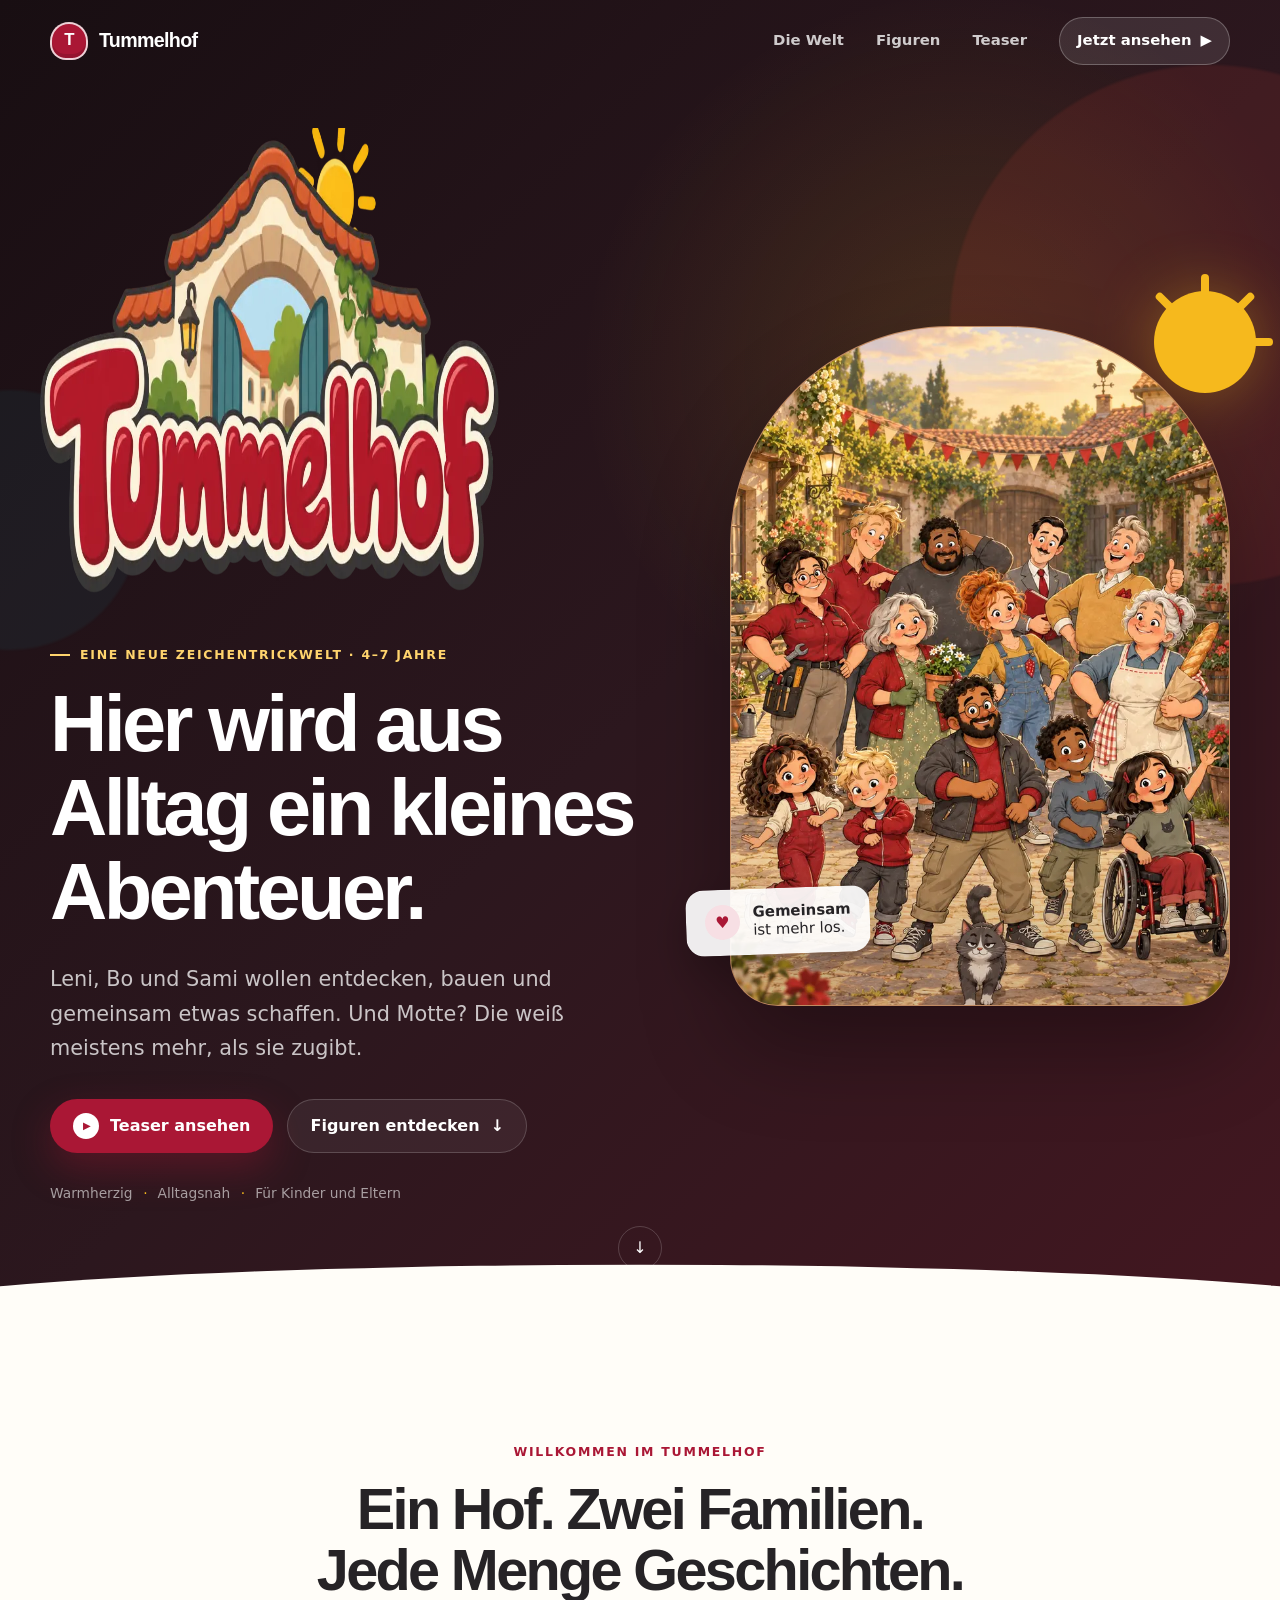
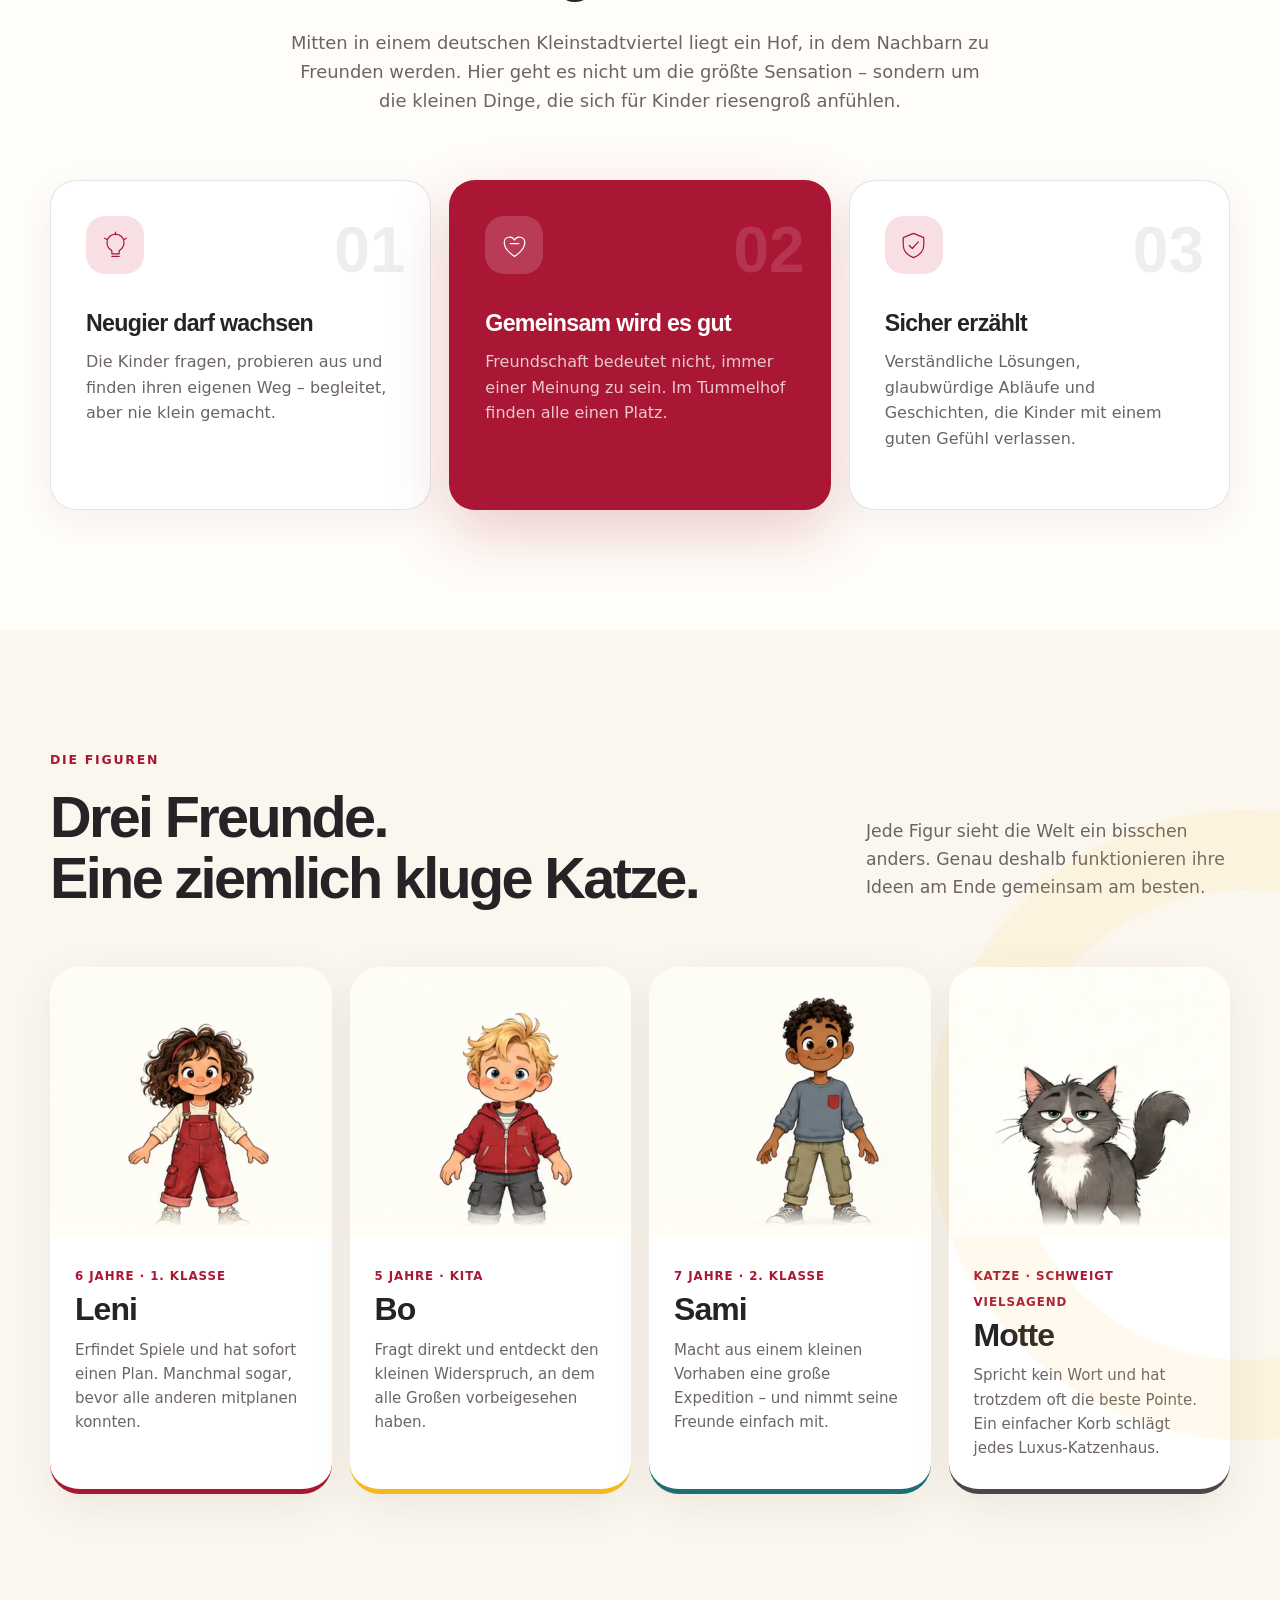
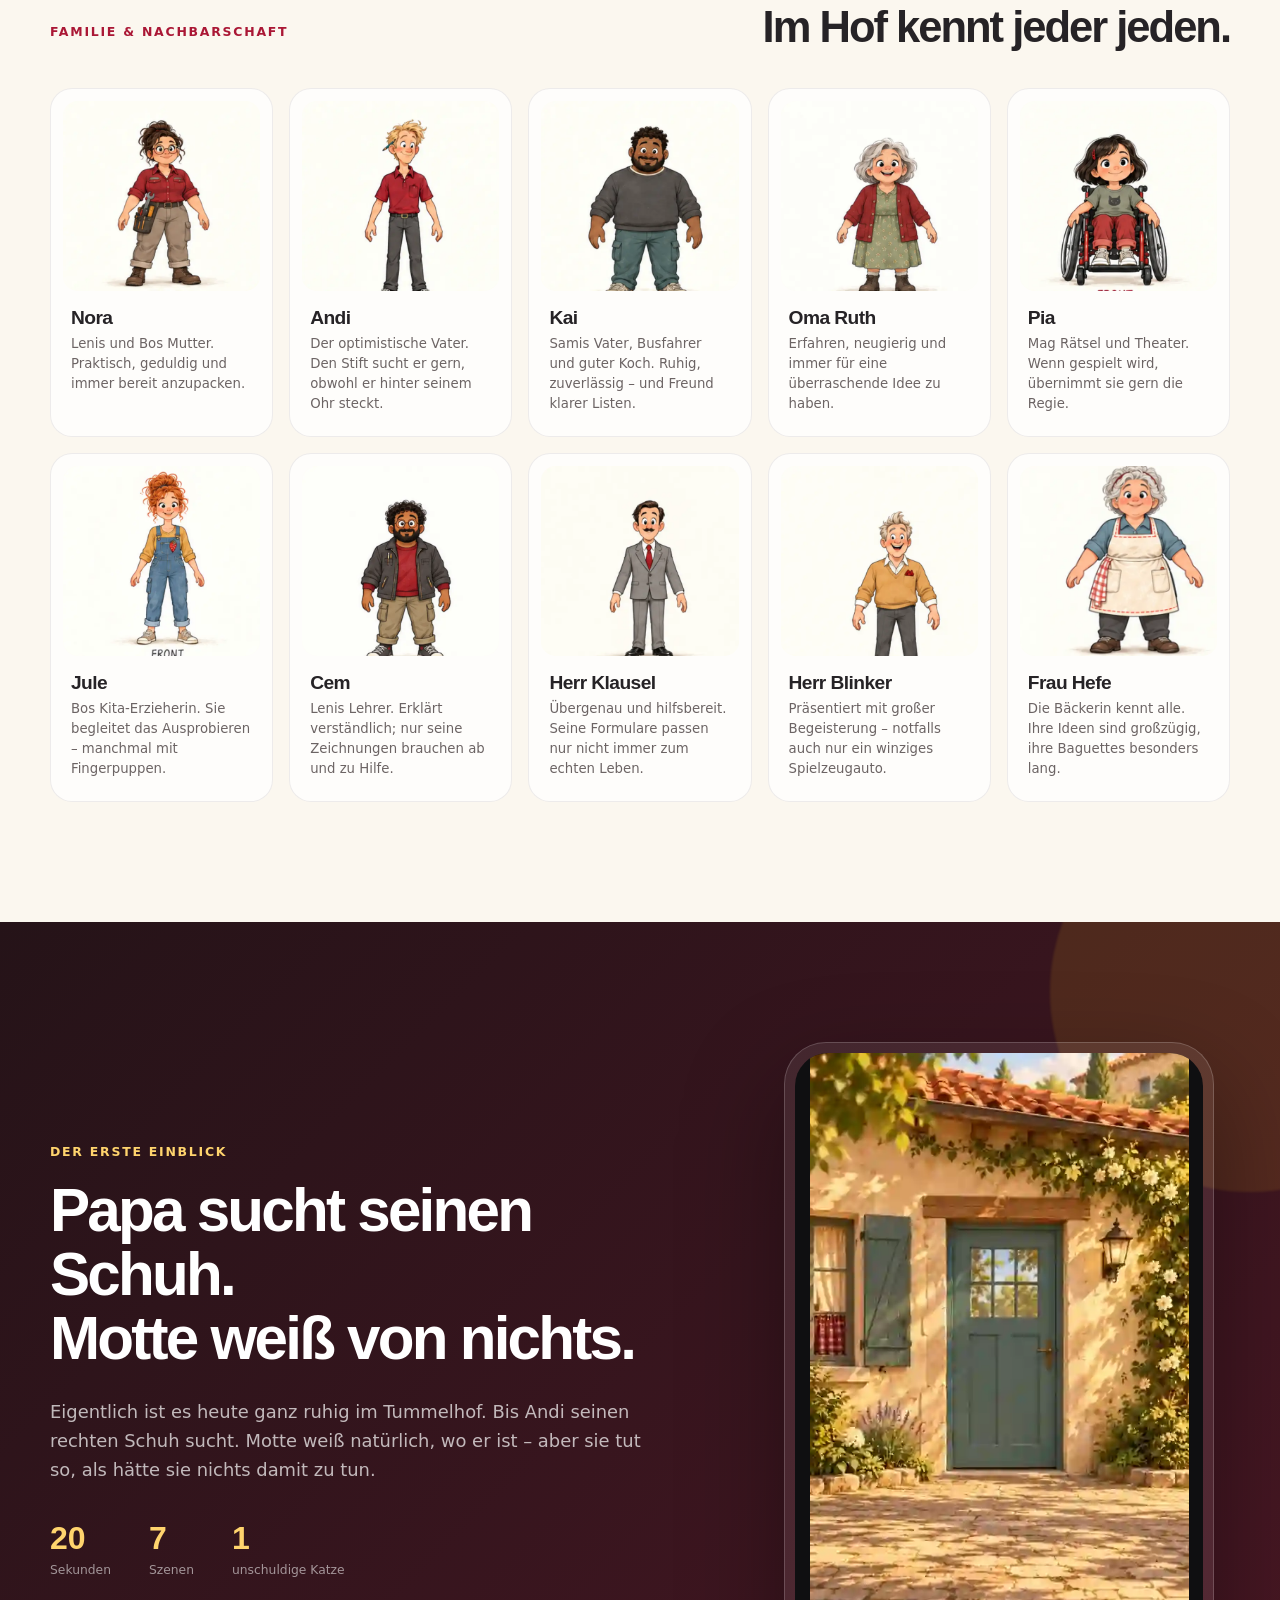
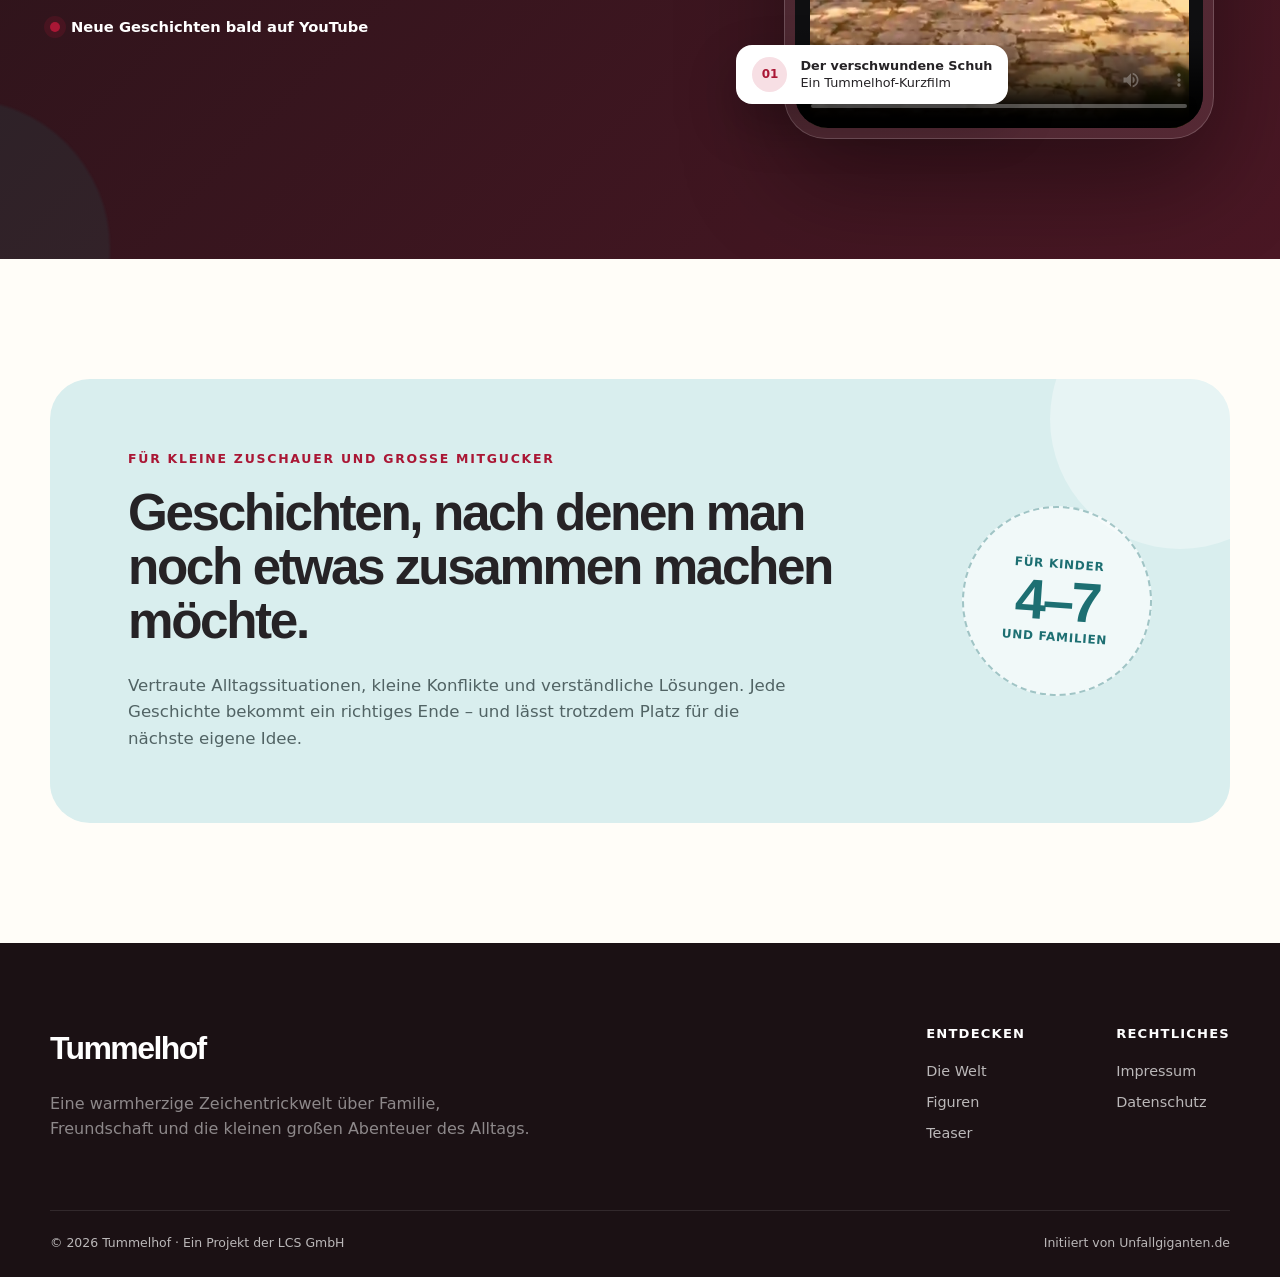
<file: index.html>
<!doctype html>
<html lang="de">
<head>
  <meta charset="utf-8">
  <meta name="viewport" content="width=device-width, initial-scale=1">
  <title>Tummelhof – Zeichentrickwelt für Kinder und Familien</title>
  <meta name="description" content="Willkommen im Tummelhof: Leni, Bo, Sami und Motte erleben kleine Abenteuer aus Familie, Freundschaft und Nachbarschaft. Bald auf YouTube.">
  <meta name="theme-color" content="#8f1730">
  <meta name="robots" content="index,follow,max-image-preview:large">
  <link rel="canonical" href="https://tummelhof.de/">
  <link rel="icon" href="favicon.svg" type="image/svg+xml">
  <link rel="stylesheet" href="styles.css">
  <script defer src="script.js"></script>
  <script type="application/ld+json">
  {
    "@context": "https://schema.org",
    "@type": "WebSite",
    "name": "Tummelhof",
    "url": "https://tummelhof.de/",
    "description": "Eine deutsche Zeichentrickwelt für Kinder von vier bis sieben Jahren und ihre Familien.",
    "inLanguage": "de-DE",
    "publisher": {"@type": "Organization", "name": "LCS GmbH"}
  }
  </script>
</head>
<body>
  <a class="skip-link" href="#inhalt">Zum Inhalt springen</a>

  <header class="site-header" data-header>
    <div class="header-inner">
      <a class="brand" href="#start" aria-label="Tummelhof Startseite">
        <span class="brand-gate" aria-hidden="true"><span>T</span></span>
        <span>Tummelhof</span>
      </a>

      <button class="menu-button" type="button" aria-expanded="false" aria-controls="hauptnavigation" data-menu-button>
        <span class="menu-button-label">Menü</span>
        <span class="menu-lines" aria-hidden="true"><i></i><i></i></span>
      </button>

      <nav class="main-nav" id="hauptnavigation" aria-label="Hauptnavigation" data-menu>
        <a href="#welt">Die Welt</a>
        <a href="#figuren">Figuren</a>
        <a href="#teaser">Teaser</a>
        <a class="nav-cta" href="#teaser">Jetzt ansehen <span aria-hidden="true">▶</span></a>
      </nav>
    </div>
  </header>

  <main id="inhalt">
    <section class="hero" id="start">
      <div class="hero-glow hero-glow-one" aria-hidden="true"></div>
      <div class="hero-glow hero-glow-two" aria-hidden="true"></div>
      <div class="hero-inner">
        <div class="hero-copy" data-reveal>
          <img class="hero-logo" src="assets/logo.webp" width="1000" height="493" alt="Tummelhof">
          <p class="eyebrow"><span></span> Eine neue Zeichentrickwelt · 4–7 Jahre</p>
          <h1>Hier wird aus Alltag ein kleines Abenteuer.</h1>
          <p class="hero-lead">Leni, Bo und Sami wollen entdecken, bauen und gemeinsam etwas schaffen. Und Motte? Die weiß meistens mehr, als sie zugibt.</p>
          <div class="hero-actions">
            <a class="button button-primary" href="#teaser"><span class="play-dot" aria-hidden="true">▶</span> Teaser ansehen</a>
            <a class="button button-quiet" href="#figuren">Figuren entdecken <span aria-hidden="true">↓</span></a>
          </div>
          <ul class="trust-list" aria-label="Das zeichnet Tummelhof aus">
            <li>Warmherzig</li>
            <li>Alltagsnah</li>
            <li>Für Kinder und Eltern</li>
          </ul>
        </div>

        <div class="hero-visual" data-reveal>
          <div class="sun-badge" aria-hidden="true"><span></span></div>
          <div class="ensemble-frame">
            <img src="assets/ensemble.webp" width="760" height="1351" alt="Die Familien und Nachbarn aus dem Tummelhof stehen gemeinsam im sonnigen Hof" fetchpriority="high">
          </div>
          <div class="hero-note">
            <span class="hero-note-mark" aria-hidden="true">♥</span>
            <p><strong>Gemeinsam</strong><br>ist mehr los.</p>
          </div>
        </div>
      </div>
      <a class="scroll-cue" href="#welt" aria-label="Weiter zur Tummelhof-Welt"><span aria-hidden="true">↓</span></a>
    </section>

    <section class="world section" id="welt">
      <div class="section-shell">
        <div class="section-heading centered" data-reveal>
          <p class="section-kicker">Willkommen im Tummelhof</p>
          <h2>Ein Hof. Zwei Familien.<br>Jede Menge Geschichten.</h2>
          <p>Mitten in einem deutschen Kleinstadtviertel liegt ein Hof, in dem Nachbarn zu Freunden werden. Hier geht es nicht um die größte Sensation – sondern um die kleinen Dinge, die sich für Kinder riesengroß anfühlen.</p>
        </div>

        <div class="values-grid">
          <article class="value-card" data-reveal>
            <span class="value-number">01</span>
            <div class="value-icon" aria-hidden="true">
              <svg viewBox="0 0 48 48"><path d="M16 31c-4-3-6-7-6-12a14 14 0 0 1 28 0c0 5-2 9-6 12l-2 2v5H18v-5l-2-2Z"/><path d="M18 42h12M24 2v4M6 12l4 2M42 12l-4 2"/></svg>
            </div>
            <h3>Neugier darf wachsen</h3>
            <p>Die Kinder fragen, probieren aus und finden ihren eigenen Weg – begleitet, aber nie klein gemacht.</p>
          </article>

          <article class="value-card featured" data-reveal>
            <span class="value-number">02</span>
            <div class="value-icon" aria-hidden="true">
              <svg viewBox="0 0 48 48"><path d="M24 42S7 32 7 19a9 9 0 0 1 17-4 9 9 0 0 1 17 4c0 13-17 23-17 23Z"/><path d="M17 21h14"/></svg>
            </div>
            <h3>Gemeinsam wird es gut</h3>
            <p>Freundschaft bedeutet nicht, immer einer Meinung zu sein. Im Tummelhof finden alle einen Platz.</p>
          </article>

          <article class="value-card" data-reveal>
            <span class="value-number">03</span>
            <div class="value-icon" aria-hidden="true">
              <svg viewBox="0 0 48 48"><path d="M24 4 7 11v12c0 10 7 17 17 21 10-4 17-11 17-21V11L24 4Z"/><path d="m17 24 5 5 10-11"/></svg>
            </div>
            <h3>Sicher erzählt</h3>
            <p>Verständliche Lösungen, glaubwürdige Abläufe und Geschichten, die Kinder mit einem guten Gefühl verlassen.</p>
          </article>
        </div>
      </div>
    </section>

    <section class="characters section" id="figuren">
      <div class="section-shell">
        <div class="section-heading split-heading" data-reveal>
          <div>
            <p class="section-kicker">Die Figuren</p>
            <h2>Drei Freunde.<br>Eine ziemlich kluge Katze.</h2>
          </div>
          <p>Jede Figur sieht die Welt ein bisschen anders. Genau deshalb funktionieren ihre Ideen am Ende gemeinsam am besten.</p>
        </div>

        <div class="core-grid">
          <article class="character-card core-card red" data-reveal>
            <div class="character-art"><img src="assets/figuren/leni.webp" width="576" height="540" alt="Leni mit dunklen Locken und roter Latzhose" loading="lazy"></div>
            <div class="character-copy"><span>6 Jahre · 1. Klasse</span><h3>Leni</h3><p>Erfindet Spiele und hat sofort einen Plan. Manchmal sogar, bevor alle anderen mitplanen konnten.</p></div>
          </article>
          <article class="character-card core-card gold" data-reveal>
            <div class="character-art"><img src="assets/figuren/bo.webp" width="576" height="540" alt="Bo mit blondem Wirbel und roter Jacke" loading="lazy"></div>
            <div class="character-copy"><span>5 Jahre · Kita</span><h3>Bo</h3><p>Fragt direkt und entdeckt den kleinen Widerspruch, an dem alle Großen vorbeigesehen haben.</p></div>
          </article>
          <article class="character-card core-card teal" data-reveal>
            <div class="character-art"><img src="assets/figuren/sami.webp" width="576" height="540" alt="Sami mit kurzen Locken und graublauem Pullover" loading="lazy"></div>
            <div class="character-copy"><span>7 Jahre · 2. Klasse</span><h3>Sami</h3><p>Macht aus einem kleinen Vorhaben eine große Expedition – und nimmt seine Freunde einfach mit.</p></div>
          </article>
          <article class="character-card core-card charcoal" data-reveal>
            <div class="character-art"><img src="assets/figuren/motte.webp" width="576" height="540" alt="Die grau-weiße Katze Motte" loading="lazy"></div>
            <div class="character-copy"><span>Katze · schweigt vielsagend</span><h3>Motte</h3><p>Spricht kein Wort und hat trotzdem oft die beste Pointe. Ein einfacher Korb schlägt jedes Luxus-Katzenhaus.</p></div>
          </article>
        </div>

        <div class="neighbors-heading" data-reveal>
          <p class="section-kicker">Familie & Nachbarschaft</p>
          <h2>Im Hof kennt jeder jeden.</h2>
        </div>

        <div class="neighbors-grid">
          <article class="neighbor-card" data-reveal><div class="neighbor-art"><img src="assets/figuren/nora.webp" alt="Nora" loading="lazy"></div><h3>Nora</h3><p>Lenis und Bos Mutter. Praktisch, geduldig und immer bereit anzupacken.</p></article>
          <article class="neighbor-card" data-reveal><div class="neighbor-art"><img src="assets/figuren/andi.webp" alt="Andi" loading="lazy"></div><h3>Andi</h3><p>Der optimistische Vater. Den Stift sucht er gern, obwohl er hinter seinem Ohr steckt.</p></article>
          <article class="neighbor-card" data-reveal><div class="neighbor-art"><img src="assets/figuren/kai.webp" alt="Kai" loading="lazy"></div><h3>Kai</h3><p>Samis Vater, Busfahrer und guter Koch. Ruhig, zuverlässig – und Freund klarer Listen.</p></article>
          <article class="neighbor-card" data-reveal><div class="neighbor-art"><img src="assets/figuren/ruth.webp" alt="Oma Ruth" loading="lazy"></div><h3>Oma Ruth</h3><p>Erfahren, neugierig und immer für eine überraschende Idee zu haben.</p></article>
          <article class="neighbor-card" data-reveal><div class="neighbor-art"><img src="assets/figuren/pia.webp" alt="Pia in ihrem roten Rollstuhl" loading="lazy"></div><h3>Pia</h3><p>Mag Rätsel und Theater. Wenn gespielt wird, übernimmt sie gern die Regie.</p></article>
          <article class="neighbor-card" data-reveal><div class="neighbor-art"><img src="assets/figuren/jule.webp" alt="Jule" loading="lazy"></div><h3>Jule</h3><p>Bos Kita-Erzieherin. Sie begleitet das Ausprobieren – manchmal mit Fingerpuppen.</p></article>
          <article class="neighbor-card" data-reveal><div class="neighbor-art"><img src="assets/figuren/cem.webp" alt="Cem" loading="lazy"></div><h3>Cem</h3><p>Lenis Lehrer. Erklärt verständlich; nur seine Zeichnungen brauchen ab und zu Hilfe.</p></article>
          <article class="neighbor-card" data-reveal><div class="neighbor-art"><img src="assets/figuren/klausel.webp" alt="Herr Klausel" loading="lazy"></div><h3>Herr Klausel</h3><p>Übergenau und hilfsbereit. Seine Formulare passen nur nicht immer zum echten Leben.</p></article>
          <article class="neighbor-card" data-reveal><div class="neighbor-art"><img src="assets/figuren/blinker.webp" alt="Herr Blinker" loading="lazy"></div><h3>Herr Blinker</h3><p>Präsentiert mit großer Begeisterung – notfalls auch nur ein winziges Spielzeugauto.</p></article>
          <article class="neighbor-card" data-reveal><div class="neighbor-art"><img src="assets/figuren/hefe.webp" alt="Frau Hefe" loading="lazy"></div><h3>Frau Hefe</h3><p>Die Bäckerin kennt alle. Ihre Ideen sind großzügig, ihre Baguettes besonders lang.</p></article>
        </div>
      </div>
    </section>

    <section class="teaser section" id="teaser">
      <div class="teaser-orb teaser-orb-one" aria-hidden="true"></div>
      <div class="teaser-orb teaser-orb-two" aria-hidden="true"></div>
      <div class="section-shell teaser-inner">
        <div class="teaser-copy" data-reveal>
          <p class="section-kicker light">Der erste Einblick</p>
          <h2>Papa sucht seinen Schuh.<br>Motte weiß von nichts.</h2>
          <p>Eigentlich ist es heute ganz ruhig im Tummelhof. Bis Andi seinen rechten Schuh sucht. Motte weiß natürlich, wo er ist – aber sie tut so, als hätte sie nichts damit zu tun.</p>
          <div class="teaser-facts">
            <div><strong>20</strong><span>Sekunden</span></div>
            <div><strong>7</strong><span>Szenen</span></div>
            <div><strong>1</strong><span>unschuldige Katze</span></div>
          </div>
          <p class="coming-soon"><span aria-hidden="true"></span> Neue Geschichten bald auf YouTube</p>
        </div>

        <div class="video-stage" data-reveal>
          <div class="video-phone">
            <video controls playsinline preload="metadata" poster="assets/media/teaser-poster.webp" aria-label="Tummelhof Teaser: Der verschwundene Schuh">
              <source src="assets/media/tummelhof-teaser-20s.mp4" type="video/mp4">
              Dein Browser kann dieses Video nicht abspielen.
            </video>
          </div>
          <div class="video-caption"><span>01</span><p><strong>Der verschwundene Schuh</strong><br>Ein Tummelhof-Kurzfilm</p></div>
        </div>
      </div>
    </section>

    <section class="family section">
      <div class="section-shell family-card" data-reveal>
        <div class="family-copy">
          <p class="section-kicker">Für kleine Zuschauer und große Mitgucker</p>
          <h2>Geschichten, nach denen man noch etwas zusammen machen möchte.</h2>
          <p>Vertraute Alltagssituationen, kleine Konflikte und verständliche Lösungen. Jede Geschichte bekommt ein richtiges Ende – und lässt trotzdem Platz für die nächste eigene Idee.</p>
        </div>
        <div class="family-seal" aria-label="Für Kinder von vier bis sieben Jahren">
          <span>Für Kinder</span><strong>4–7</strong><span>und Familien</span>
        </div>
      </div>
    </section>
  </main>

  <footer class="site-footer">
    <div class="footer-main">
      <div class="footer-brand">
        <span class="footer-logo">Tummelhof</span>
        <p>Eine warmherzige Zeichentrickwelt über Familie, Freundschaft und die kleinen großen Abenteuer des Alltags.</p>
      </div>
      <nav class="footer-nav" aria-label="Fußnavigation">
        <div><strong>Entdecken</strong><a href="#welt">Die Welt</a><a href="#figuren">Figuren</a><a href="#teaser">Teaser</a></div>
        <div><strong>Rechtliches</strong><a href="impressum.html">Impressum</a><a href="datenschutz.html">Datenschutz</a></div>
      </nav>
    </div>
    <div class="footer-bottom">
      <p>© 2026 Tummelhof · Ein Projekt der LCS GmbH</p>
      <a href="https://www.unfallgiganten.de/" rel="noopener">Initiiert von Unfallgiganten.de</a>
    </div>
  </footer>
</body>
</html>
</file>
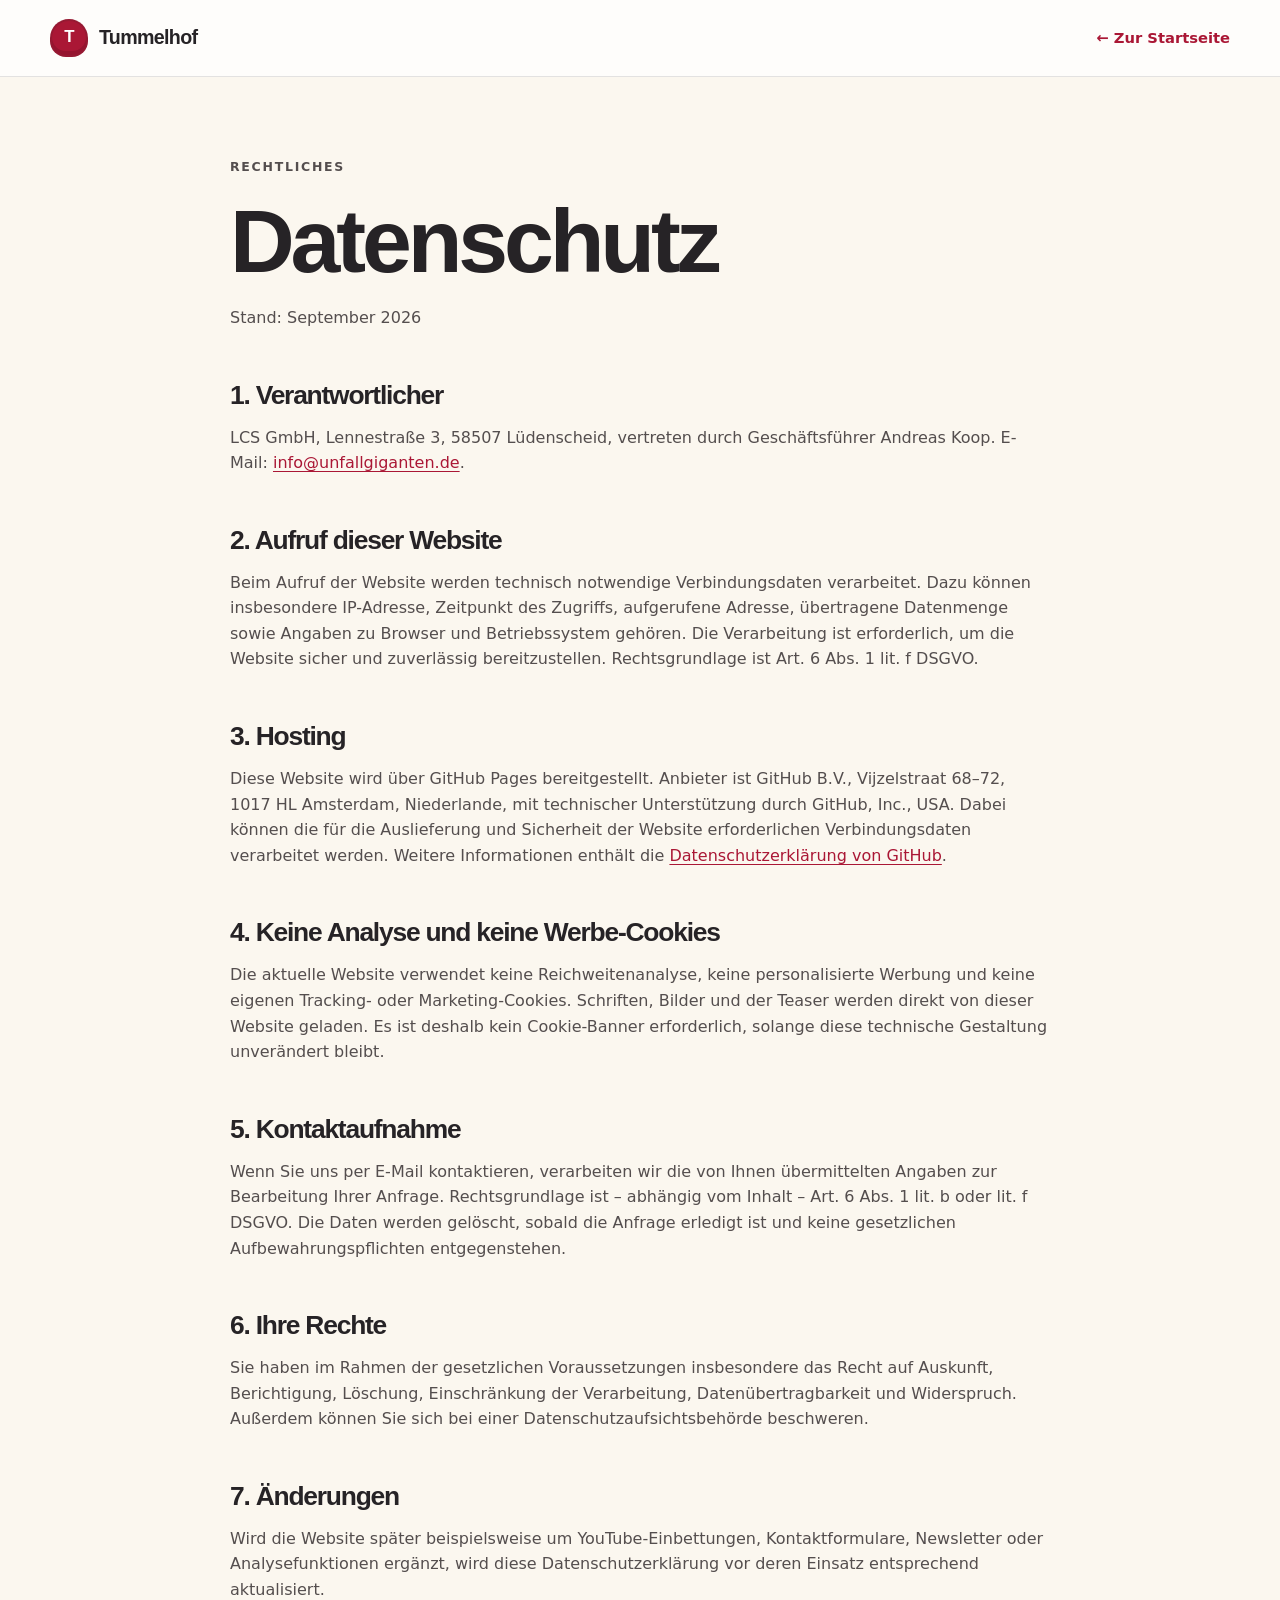
<file: datenschutz.html>
<!doctype html>
<html lang="de">
<head>
  <meta charset="utf-8">
  <meta name="viewport" content="width=device-width, initial-scale=1">
  <title>Datenschutz – Tummelhof</title>
  <meta name="robots" content="noindex,follow">
  <meta name="theme-color" content="#fbf7ef">
  <link rel="icon" href="favicon.svg" type="image/svg+xml">
  <link rel="stylesheet" href="styles.css">
</head>
<body class="legal-page">
  <header class="legal-header"><div class="header-inner"><a class="brand" href="index.html"><span class="brand-gate" aria-hidden="true"><span>T</span></span><span>Tummelhof</span></a><a class="back-link" href="index.html">← Zur Startseite</a></div></header>
  <main class="legal-main">
    <p class="section-kicker">Rechtliches</p>
    <h1>Datenschutz</h1>
    <p class="legal-meta">Stand: September 2026</p>
    <h2>1. Verantwortlicher</h2>
    <p>LCS GmbH, Lennestraße 3, 58507 Lüdenscheid, vertreten durch Geschäftsführer Andreas Koop. E-Mail: <a href="mailto:info@unfallgiganten.de">info@unfallgiganten.de</a>.</p>
    <h2>2. Aufruf dieser Website</h2>
    <p>Beim Aufruf der Website werden technisch notwendige Verbindungsdaten verarbeitet. Dazu können insbesondere IP-Adresse, Zeitpunkt des Zugriffs, aufgerufene Adresse, übertragene Datenmenge sowie Angaben zu Browser und Betriebssystem gehören. Die Verarbeitung ist erforderlich, um die Website sicher und zuverlässig bereitzustellen. Rechtsgrundlage ist Art. 6 Abs. 1 lit. f DSGVO.</p>
    <h2>3. Hosting</h2>
    <p>Diese Website wird über GitHub Pages bereitgestellt. Anbieter ist GitHub B.V., Vijzelstraat 68–72, 1017 HL Amsterdam, Niederlande, mit technischer Unterstützung durch GitHub, Inc., USA. Dabei können die für die Auslieferung und Sicherheit der Website erforderlichen Verbindungsdaten verarbeitet werden. Weitere Informationen enthält die <a href="https://docs.github.com/de/site-policy/privacy-policies/github-general-privacy-statement" rel="noopener">Datenschutzerklärung von GitHub</a>.</p>
    <h2>4. Keine Analyse und keine Werbe-Cookies</h2>
    <p>Die aktuelle Website verwendet keine Reichweitenanalyse, keine personalisierte Werbung und keine eigenen Tracking- oder Marketing-Cookies. Schriften, Bilder und der Teaser werden direkt von dieser Website geladen. Es ist deshalb kein Cookie-Banner erforderlich, solange diese technische Gestaltung unverändert bleibt.</p>
    <h2>5. Kontaktaufnahme</h2>
    <p>Wenn Sie uns per E-Mail kontaktieren, verarbeiten wir die von Ihnen übermittelten Angaben zur Bearbeitung Ihrer Anfrage. Rechtsgrundlage ist – abhängig vom Inhalt – Art. 6 Abs. 1 lit. b oder lit. f DSGVO. Die Daten werden gelöscht, sobald die Anfrage erledigt ist und keine gesetzlichen Aufbewahrungspflichten entgegenstehen.</p>
    <h2>6. Ihre Rechte</h2>
    <p>Sie haben im Rahmen der gesetzlichen Voraussetzungen insbesondere das Recht auf Auskunft, Berichtigung, Löschung, Einschränkung der Verarbeitung, Datenübertragbarkeit und Widerspruch. Außerdem können Sie sich bei einer Datenschutzaufsichtsbehörde beschweren.</p>
    <h2>7. Änderungen</h2>
    <p>Wird die Website später beispielsweise um YouTube-Einbettungen, Kontaktformulare, Newsletter oder Analysefunktionen ergänzt, wird diese Datenschutzerklärung vor deren Einsatz entsprechend aktualisiert.</p>
  </main>
</body>
</html>
</file>
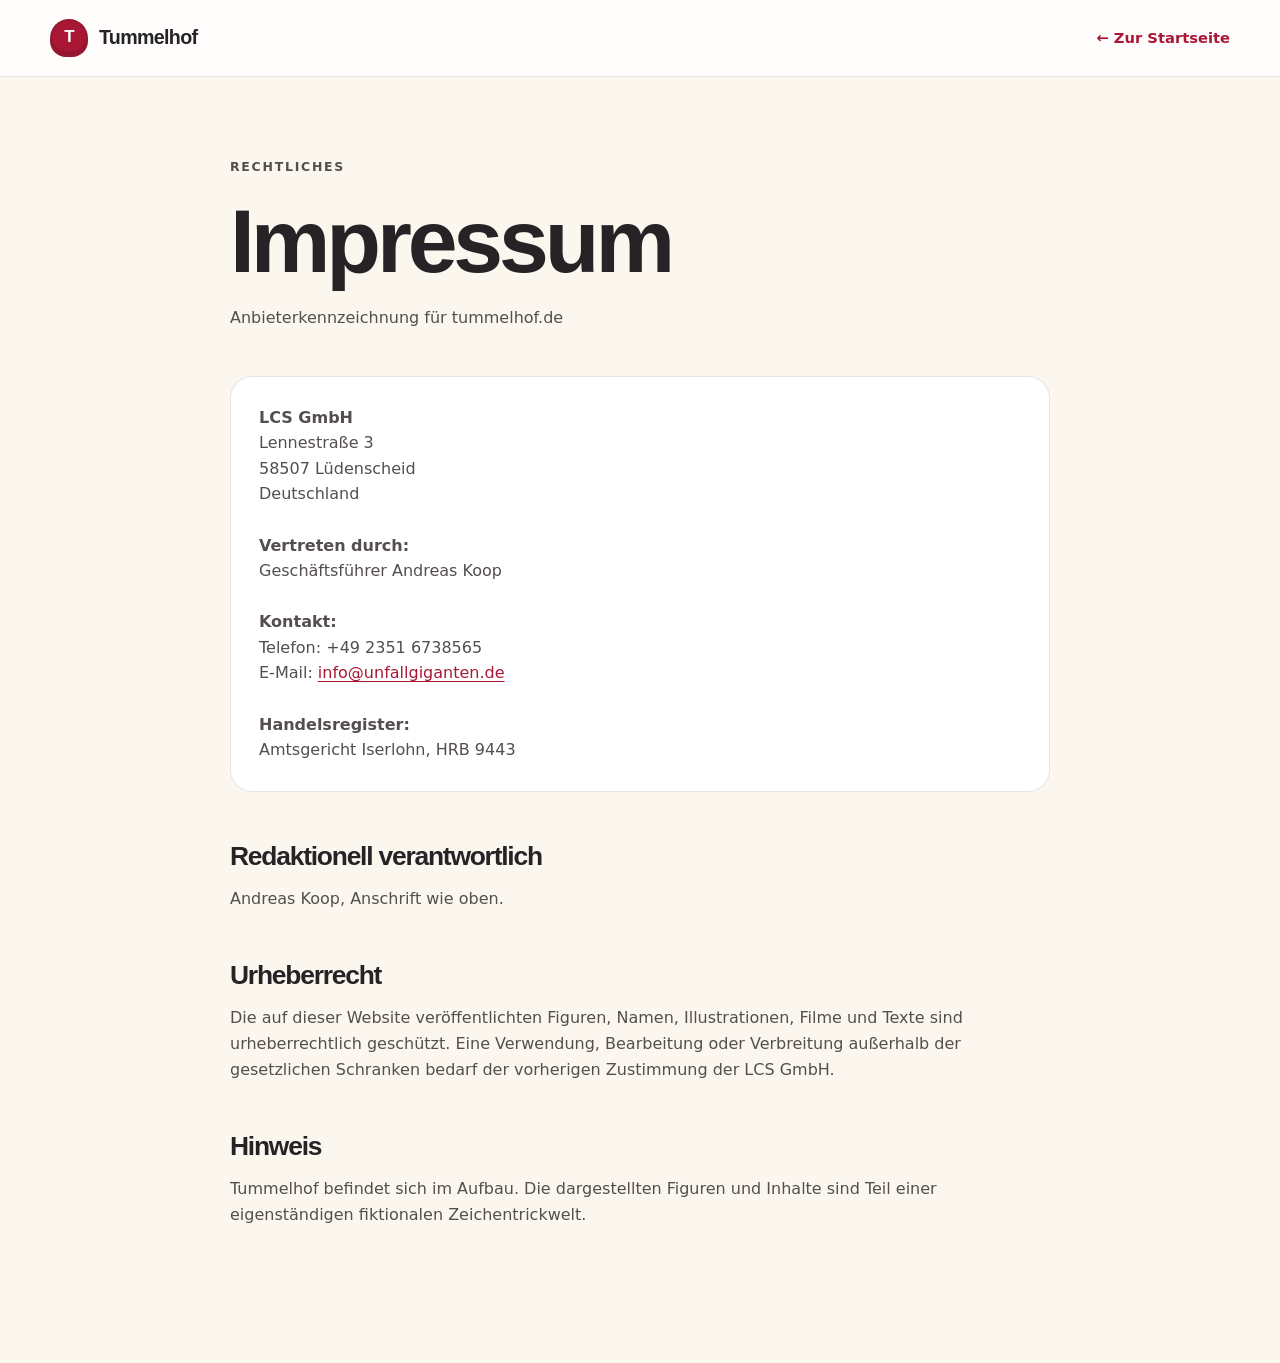
<file: impressum.html>
<!doctype html>
<html lang="de">
<head>
  <meta charset="utf-8">
  <meta name="viewport" content="width=device-width, initial-scale=1">
  <title>Impressum – Tummelhof</title>
  <meta name="robots" content="noindex,follow">
  <meta name="theme-color" content="#fbf7ef">
  <link rel="icon" href="favicon.svg" type="image/svg+xml">
  <link rel="stylesheet" href="styles.css">
</head>
<body class="legal-page">
  <header class="legal-header"><div class="header-inner"><a class="brand" href="index.html"><span class="brand-gate" aria-hidden="true"><span>T</span></span><span>Tummelhof</span></a><a class="back-link" href="index.html">← Zur Startseite</a></div></header>
  <main class="legal-main">
    <p class="section-kicker">Rechtliches</p>
    <h1>Impressum</h1>
    <p class="legal-meta">Anbieterkennzeichnung für tummelhof.de</p>
    <div class="legal-card">
      <p><strong>LCS GmbH</strong><br>Lennestraße 3<br>58507 Lüdenscheid<br>Deutschland</p>
      <p><br><strong>Vertreten durch:</strong><br>Geschäftsführer Andreas Koop</p>
      <p><br><strong>Kontakt:</strong><br>Telefon: +49 2351 6738565<br>E-Mail: <a href="mailto:info@unfallgiganten.de">info@unfallgiganten.de</a></p>
      <p><br><strong>Handelsregister:</strong><br>Amtsgericht Iserlohn, HRB 9443</p>
    </div>
    <h2>Redaktionell verantwortlich</h2>
    <p>Andreas Koop, Anschrift wie oben.</p>
    <h2>Urheberrecht</h2>
    <p>Die auf dieser Website veröffentlichten Figuren, Namen, Illustrationen, Filme und Texte sind urheberrechtlich geschützt. Eine Verwendung, Bearbeitung oder Verbreitung außerhalb der gesetzlichen Schranken bedarf der vorherigen Zustimmung der LCS GmbH.</p>
    <h2>Hinweis</h2>
    <p>Tummelhof befindet sich im Aufbau. Die dargestellten Figuren und Inhalte sind Teil einer eigenständigen fiktionalen Zeichentrickwelt.</p>
  </main>
</body>
</html>
</file>
<file: styles.css>
:root {
  --red: #aa1735;
  --red-dark: #761126;
  --red-soft: #f7dfe4;
  --gold: #f6b91d;
  --gold-soft: #fff0b7;
  --teal: #1d6f72;
  --teal-soft: #d9eeee;
  --cream: #fbf7ef;
  --paper: #fffdf8;
  --ink: #262326;
  --muted: #6c6464;
  --dark: #211318;
  --line: rgba(38, 35, 38, .12);
  --shadow: 0 24px 70px rgba(70, 33, 32, .12);
  --radius-lg: 40px;
  --radius-md: 26px;
  --shell: min(1180px, calc(100% - 40px));
}

* { box-sizing: border-box; }
html { scroll-behavior: smooth; scroll-padding-top: 90px; }
body {
  margin: 0;
  color: var(--ink);
  background: var(--paper);
  font-family: Inter, ui-sans-serif, system-ui, -apple-system, BlinkMacSystemFont, "Segoe UI", sans-serif;
  font-size: 16px;
  line-height: 1.6;
  text-rendering: optimizeLegibility;
  -webkit-font-smoothing: antialiased;
}
body.menu-open { overflow: hidden; }
img, video { max-width: 100%; display: block; }
a { color: inherit; text-decoration: none; }
button, input, textarea, select { font: inherit; }

.skip-link {
  position: fixed;
  left: 16px;
  top: -60px;
  z-index: 1000;
  padding: 10px 16px;
  border-radius: 999px;
  background: white;
  color: var(--red-dark);
  transition: top .2s ease;
}
.skip-link:focus { top: 16px; }

.site-header {
  position: fixed;
  inset: 0 0 auto;
  z-index: 100;
  color: white;
  transition: background .25s ease, box-shadow .25s ease, backdrop-filter .25s ease;
}
.site-header.scrolled {
  background: rgba(33, 19, 24, .9);
  box-shadow: 0 8px 35px rgba(0, 0, 0, .16);
  backdrop-filter: blur(18px);
}
.header-inner {
  width: var(--shell);
  height: 82px;
  margin: auto;
  display: flex;
  align-items: center;
  justify-content: space-between;
  gap: 24px;
}
.brand {
  display: inline-flex;
  align-items: center;
  gap: 11px;
  font-family: "Trebuchet MS", ui-rounded, sans-serif;
  font-size: 1.23rem;
  font-weight: 800;
  letter-spacing: -.035em;
}
.brand-gate {
  width: 38px;
  height: 38px;
  display: grid;
  place-items: center;
  border: 2px solid rgba(255,255,255,.8);
  border-radius: 50% 50% 42% 42%;
  background: var(--red);
  box-shadow: inset 0 -4px 0 rgba(0,0,0,.12);
}
.brand-gate span { font-size: 1.05rem; transform: translateY(-1px); }
.main-nav { display: flex; align-items: center; gap: 32px; font-size: .93rem; font-weight: 650; }
.main-nav > a:not(.nav-cta) { color: rgba(255,255,255,.78); transition: color .2s ease; }
.main-nav > a:not(.nav-cta):hover, .main-nav > a:not(.nav-cta):focus-visible { color: white; }
.nav-cta {
  display: inline-flex;
  align-items: center;
  gap: 9px;
  padding: 11px 17px;
  border: 1px solid rgba(255,255,255,.25);
  border-radius: 999px;
  background: rgba(255,255,255,.1);
  transition: background .2s ease, transform .2s ease;
}
.nav-cta:hover { background: rgba(255,255,255,.18); transform: translateY(-1px); }
.menu-button { display: none; }

.hero {
  position: relative;
  min-height: 890px;
  overflow: hidden;
  color: white;
  background:
    radial-gradient(circle at 75% 28%, rgba(246,185,29,.14), transparent 28%),
    linear-gradient(135deg, #180e12 0%, #2c171e 52%, #431720 100%);
}
.hero::before {
  content: "";
  position: absolute;
  inset: auto 0 0;
  height: 120px;
  background: var(--paper);
  clip-path: ellipse(64% 48% at 50% 100%);
}
.hero-glow { position: absolute; border-radius: 50%; filter: blur(1px); pointer-events: none; }
.hero-glow-one { width: 520px; height: 520px; right: -190px; top: 65px; background: rgba(207, 61, 55, .13); }
.hero-glow-two { width: 260px; height: 260px; left: -120px; top: 390px; background: rgba(29, 111, 114, .12); }
.hero-inner {
  position: relative;
  z-index: 2;
  width: var(--shell);
  min-height: 840px;
  margin: auto;
  padding: 128px 0 118px;
  display: grid;
  grid-template-columns: minmax(0, .92fr) minmax(380px, .78fr);
  align-items: center;
  gap: clamp(44px, 7vw, 96px);
}
.hero-copy { max-width: 660px; }
.hero-logo { width: min(470px, 88%); margin: 0 0 24px -16px; mix-blend-mode: screen; }
.eyebrow, .section-kicker {
  margin: 0 0 17px;
  color: var(--red);
  font-size: .78rem;
  font-weight: 850;
  letter-spacing: .14em;
  text-transform: uppercase;
}
.eyebrow { display: flex; align-items: center; gap: 10px; color: #ffd46d; }
.eyebrow > span { width: 20px; height: 2px; background: currentColor; }
h1, h2, h3 {
  margin: 0;
  font-family: "Trebuchet MS", ui-rounded, "Arial Rounded MT Bold", sans-serif;
  line-height: 1.06;
  letter-spacing: -.046em;
}
h1 { max-width: 650px; font-size: clamp(3.15rem, 6.2vw, 6.2rem); }
h2 { font-size: clamp(2.25rem, 4.5vw, 4.7rem); }
h3 { font-size: 1.4rem; letter-spacing: -.03em; }
.hero-lead { max-width: 600px; margin: 28px 0 0; color: rgba(255,255,255,.75); font-size: clamp(1.08rem, 1.8vw, 1.3rem); line-height: 1.65; }
.hero-actions { margin-top: 34px; display: flex; align-items: center; flex-wrap: wrap; gap: 14px; }
.button {
  min-height: 54px;
  display: inline-flex;
  align-items: center;
  justify-content: center;
  gap: 11px;
  padding: 13px 22px;
  border: 1px solid transparent;
  border-radius: 999px;
  font-weight: 800;
  transition: transform .2s ease, box-shadow .2s ease, background .2s ease;
}
.button:hover { transform: translateY(-2px); }
.button-primary { background: var(--red); color: white; box-shadow: 0 15px 38px rgba(170,23,53,.35); }
.button-primary:hover { box-shadow: 0 18px 48px rgba(170,23,53,.48); background: #bd1a3c; }
.button-quiet { color: white; border-color: rgba(255,255,255,.18); background: rgba(255,255,255,.06); }
.play-dot { width: 26px; height: 26px; display: grid; place-items: center; border-radius: 50%; background: white; color: var(--red); font-size: .63rem; padding-left: 2px; }
.trust-list { margin: 29px 0 0; padding: 0; display: flex; flex-wrap: wrap; gap: 11px 25px; color: rgba(255,255,255,.58); font-size: .86rem; list-style: none; }
.trust-list li { position: relative; }
.trust-list li:not(:last-child)::after { content: "·"; position: absolute; right: -15px; color: var(--gold); }
.hero-visual { position: relative; width: min(100%, 500px); justify-self: end; }
.ensemble-frame {
  position: relative;
  height: 680px;
  overflow: hidden;
  border: 1px solid rgba(255,255,255,.13);
  border-radius: 220px 220px 48px 48px;
  background: #b87a4c;
  box-shadow: 0 42px 90px rgba(0,0,0,.32);
}
.ensemble-frame::after { content: ""; position: absolute; inset: 0; background: linear-gradient(180deg, transparent 65%, rgba(30,12,17,.2)); pointer-events: none; }
.ensemble-frame img { width: 100%; height: 100%; object-fit: cover; object-position: center 46%; }
.sun-badge { position: absolute; z-index: 2; right: -26px; top: -35px; width: 102px; height: 102px; border-radius: 50%; background: var(--gold); box-shadow: 0 0 60px rgba(246,185,29,.35); }
.sun-badge::before, .sun-badge::after, .sun-badge span::before, .sun-badge span::after { content: ""; position: absolute; left: 47px; top: -17px; width: 8px; height: 22px; border-radius: 8px; background: var(--gold); transform-origin: 4px 68px; }
.sun-badge::after { transform: rotate(90deg); }.sun-badge span::before { transform: rotate(45deg); }.sun-badge span::after { transform: rotate(-45deg); }
.hero-note { position: absolute; z-index: 3; left: -44px; bottom: 52px; display: flex; align-items: center; gap: 13px; padding: 14px 18px; border: 1px solid rgba(255,255,255,.18); border-radius: 18px; background: rgba(255,255,255,.92); color: var(--ink); box-shadow: 0 16px 42px rgba(0,0,0,.2); transform: rotate(-2deg); }
.hero-note p { margin: 0; line-height: 1.2; font-size: .93rem; }
.hero-note-mark { width: 35px; height: 35px; display: grid; place-items: center; border-radius: 50%; background: var(--red-soft); color: var(--red); }
.scroll-cue { position: absolute; z-index: 3; left: 50%; bottom: 52px; width: 44px; height: 44px; display: grid; place-items: center; border: 1px solid rgba(255,255,255,.18); border-radius: 50%; color: white; transform: translateX(-50%); animation: cue 2.2s ease-in-out infinite; }
@keyframes cue { 0%,100% { transform: translate(-50%,0); } 50% { transform: translate(-50%,6px); } }

.section { position: relative; padding: 120px 0; }
.section-shell { width: var(--shell); margin: auto; }
.section-heading.centered { max-width: 790px; margin: 0 auto 65px; text-align: center; }
.section-heading p:not(.section-kicker) { max-width: 710px; margin: 28px auto 0; color: var(--muted); font-size: 1.12rem; }
.world { background: var(--paper); }
.values-grid { display: grid; grid-template-columns: repeat(3, 1fr); gap: 18px; }
.value-card { position: relative; min-height: 330px; padding: 35px; overflow: hidden; border: 1px solid var(--line); border-radius: var(--radius-md); background: #fff; box-shadow: 0 10px 35px rgba(69,47,41,.05); }
.value-card.featured { background: var(--red); color: white; border-color: transparent; transform: translateY(-12px); box-shadow: 0 22px 60px rgba(170,23,53,.22); }
.value-number { position: absolute; right: 25px; top: 18px; color: rgba(38,35,38,.08); font-family: "Trebuchet MS", sans-serif; font-size: 4rem; font-weight: 900; }
.featured .value-number { color: rgba(255,255,255,.13); }
.value-icon { width: 58px; height: 58px; display: grid; place-items: center; margin-bottom: 37px; border-radius: 19px; background: var(--red-soft); color: var(--red); }
.featured .value-icon { background: rgba(255,255,255,.16); color: white; }
.value-icon svg { width: 29px; fill: none; stroke: currentColor; stroke-width: 2; stroke-linecap: round; stroke-linejoin: round; }
.value-card h3 { margin-bottom: 13px; font-size: 1.45rem; }
.value-card p { margin: 0; color: var(--muted); }
.featured p { color: rgba(255,255,255,.76); }

.characters { overflow: hidden; background: var(--cream); }
.characters::before { content: ""; position: absolute; width: 470px; height: 470px; right: -280px; top: 180px; border-radius: 50%; border: 80px solid rgba(246,185,29,.08); }
.split-heading { margin-bottom: 58px; display: grid; grid-template-columns: 1.35fr .65fr; align-items: end; gap: 60px; }
.split-heading p:not(.section-kicker) { margin: 0 0 8px; color: var(--muted); font-size: 1.08rem; }
.core-grid { display: grid; grid-template-columns: repeat(4, 1fr); gap: 18px; }
.character-card { overflow: hidden; border-radius: 30px; background: white; box-shadow: 0 12px 40px rgba(62,39,37,.08); transition: transform .25s ease, box-shadow .25s ease; }
.character-card:hover { transform: translateY(-7px); box-shadow: 0 22px 54px rgba(62,39,37,.14); }
.character-art { position: relative; height: 270px; overflow: hidden; background: #fffdf5; }
.character-art::after { content: ""; position: absolute; inset: auto 0 0; height: 34px; background: linear-gradient(transparent, #fffdf5 68%); }
.character-art img { width: 100%; height: 100%; object-fit: cover; object-position: center top; }
.character-copy { min-height: 230px; padding: 25px 25px 29px; }
.character-copy span { color: var(--red); font-size: .74rem; font-weight: 850; letter-spacing: .08em; text-transform: uppercase; }
.character-copy h3 { margin: 5px 0 11px; font-size: 2rem; }
.character-copy p { margin: 0; color: var(--muted); font-size: .94rem; line-height: 1.6; }
.core-card.red { border-bottom: 5px solid var(--red); }.core-card.gold { border-bottom: 5px solid var(--gold); }.core-card.teal { border-bottom: 5px solid var(--teal); }.core-card.charcoal { border-bottom: 5px solid #4d4749; }
.neighbors-heading { margin: 110px 0 38px; display: flex; align-items: end; justify-content: space-between; gap: 30px; }
.neighbors-heading .section-kicker { margin-bottom: 8px; }
.neighbors-heading h2 { font-size: clamp(2rem, 3.4vw, 3.4rem); }
.neighbors-grid { display: grid; grid-template-columns: repeat(5, 1fr); gap: 16px; }
.neighbor-card { min-width: 0; padding: 12px 12px 22px; border: 1px solid rgba(38,35,38,.08); border-radius: 22px; background: rgba(255,255,255,.76); transition: background .2s ease, transform .2s ease; }
.neighbor-card:hover { transform: translateY(-4px); background: white; }
.neighbor-art { height: 190px; overflow: hidden; border-radius: 15px; background: #fffdf6; }
.neighbor-art img { width: 100%; height: 100%; object-fit: cover; object-position: center top; }
.neighbor-card h3 { margin: 17px 8px 6px; font-size: 1.2rem; }
.neighbor-card p { margin: 0 8px; color: var(--muted); font-size: .83rem; line-height: 1.5; }

.teaser { overflow: hidden; color: white; background: linear-gradient(135deg, #251318 0%, #4a1724 100%); }
.teaser-orb { position: absolute; border-radius: 50%; filter: blur(1px); }
.teaser-orb-one { width: 400px; height: 400px; right: -170px; top: -130px; background: rgba(246,185,29,.12); }
.teaser-orb-two { width: 300px; height: 300px; left: -190px; bottom: -140px; background: rgba(29,111,114,.14); }
.teaser-inner { position: relative; display: grid; grid-template-columns: 1fr .78fr; align-items: center; gap: clamp(60px, 10vw, 145px); }
.section-kicker.light { color: #ffd46d; }
.teaser-copy h2 { font-size: clamp(2.5rem, 4.7vw, 4.8rem); }
.teaser-copy > p:not(.section-kicker):not(.coming-soon) { max-width: 610px; margin: 28px 0 0; color: rgba(255,255,255,.7); font-size: 1.12rem; }
.teaser-facts { margin: 38px 0 34px; display: flex; gap: 38px; }
.teaser-facts div { display: flex; flex-direction: column; }
.teaser-facts strong { font-family: "Trebuchet MS", sans-serif; font-size: 2rem; line-height: 1; color: #ffd46d; }
.teaser-facts span { margin-top: 7px; color: rgba(255,255,255,.55); font-size: .77rem; }
.coming-soon { display: flex; align-items: center; gap: 11px; margin: 0; font-weight: 800; font-size: .92rem; }
.coming-soon span { width: 10px; height: 10px; border-radius: 50%; background: var(--red); box-shadow: 0 0 0 6px rgba(170,23,53,.18); }
.video-stage { position: relative; width: min(100%, 430px); justify-self: center; }
.video-phone { padding: 10px; border: 1px solid rgba(255,255,255,.18); border-radius: 42px; background: rgba(255,255,255,.08); box-shadow: 0 40px 100px rgba(0,0,0,.38); }
.video-phone video { width: 100%; max-height: 675px; border-radius: 33px; background: #0f0f11; }
.video-caption { position: absolute; left: -48px; bottom: 35px; display: flex; align-items: center; gap: 13px; padding: 12px 16px; border-radius: 16px; background: white; color: var(--ink); box-shadow: 0 20px 50px rgba(0,0,0,.24); }
.video-caption > span { width: 35px; height: 35px; display: grid; place-items: center; border-radius: 50%; background: var(--red-soft); color: var(--red); font-size: .75rem; font-weight: 900; }
.video-caption p { margin: 0; font-size: .8rem; line-height: 1.35; }

.family { background: var(--paper); }
.family-card { position: relative; overflow: hidden; min-height: 380px; padding: 70px 78px; display: grid; grid-template-columns: 1fr auto; align-items: center; gap: 70px; border-radius: var(--radius-lg); background: var(--teal-soft); }
.family-card::before { content: ""; position: absolute; width: 260px; height: 260px; right: -80px; top: -90px; border-radius: 50%; background: rgba(255,255,255,.35); }
.family-copy { position: relative; max-width: 760px; }
.family-copy h2 { font-size: clamp(2.2rem, 4vw, 4.2rem); }
.family-copy > p:not(.section-kicker) { max-width: 680px; margin: 24px 0 0; color: #516364; font-size: 1.04rem; }
.family-seal { position: relative; z-index: 2; width: 190px; height: 190px; display: flex; flex-direction: column; align-items: center; justify-content: center; border: 2px dashed rgba(29,111,114,.38); border-radius: 50%; background: rgba(255,255,255,.62); color: var(--teal); transform: rotate(4deg); }
.family-seal strong { font-family: "Trebuchet MS", sans-serif; font-size: 3.5rem; line-height: .95; letter-spacing: -.06em; }
.family-seal span { font-size: .75rem; font-weight: 850; letter-spacing: .06em; text-transform: uppercase; }

.site-footer { padding: 80px 0 24px; color: rgba(255,255,255,.7); background: #1b1114; }
.footer-main, .footer-bottom { width: var(--shell); margin: auto; }
.footer-main { display: grid; grid-template-columns: 1fr auto; gap: 80px; padding-bottom: 65px; }
.footer-brand { max-width: 490px; }
.footer-logo { color: white; font-family: "Trebuchet MS", ui-rounded, sans-serif; font-size: 2rem; font-weight: 900; letter-spacing: -.05em; }
.footer-brand p { margin: 17px 0 0; color: rgba(255,255,255,.5); }
.footer-nav { display: flex; gap: 80px; }
.footer-nav div { min-width: 110px; display: flex; flex-direction: column; gap: 8px; }
.footer-nav strong { margin-bottom: 8px; color: white; font-size: .82rem; text-transform: uppercase; letter-spacing: .09em; }
.footer-nav a { font-size: .9rem; transition: color .2s ease; }.footer-nav a:hover { color: white; }
.footer-bottom { padding-top: 22px; border-top: 1px solid rgba(255,255,255,.1); display: flex; justify-content: space-between; gap: 25px; font-size: .78rem; }
.footer-bottom p { margin: 0; }
.footer-bottom a:hover { color: white; }

[data-reveal] { opacity: 0; transform: translateY(20px); transition: opacity .7s ease, transform .7s cubic-bezier(.2,.8,.2,1); }
[data-reveal].revealed { opacity: 1; transform: none; }

.legal-page { min-height: 100vh; background: var(--cream); }
.legal-header { position: static; color: var(--ink); border-bottom: 1px solid var(--line); background: rgba(255,255,255,.78); }
.legal-header .header-inner { height: 76px; }
.legal-header .brand-gate { border-color: rgba(38,35,38,.15); color: white; }
.back-link { color: var(--red); font-weight: 800; font-size: .92rem; }
.legal-main { width: min(820px, calc(100% - 40px)); margin: auto; padding: 80px 0 120px; }
.legal-main h1 { color: var(--ink); font-size: clamp(2.8rem, 7vw, 5.6rem); }
.legal-main h2 { margin: 50px 0 15px; font-size: 1.65rem; }
.legal-main p, .legal-main li { color: #544e4e; }
.legal-main a { color: var(--red); text-decoration: underline; text-underline-offset: 3px; }
.legal-meta { margin: 16px 0 45px; color: var(--muted); }
.legal-card { padding: 28px; border: 1px solid var(--line); border-radius: 22px; background: white; }
.legal-card p { margin: 0; }

@media (max-width: 1060px) {
  .hero-inner { grid-template-columns: 1fr .72fr; gap: 45px; }
  .ensemble-frame { height: 610px; }
  .core-grid { grid-template-columns: repeat(2, 1fr); }
  .neighbors-grid { grid-template-columns: repeat(3, 1fr); }
}

@media (max-width: 800px) {
  :root { --shell: min(100% - 28px, 680px); --radius-lg: 28px; }
  .site-header { background: rgba(33,19,24,.88); backdrop-filter: blur(16px); }
  .header-inner { height: 70px; }
  .menu-button { width: 48px; height: 44px; display: grid; place-items: center; border: 0; border-radius: 14px; background: rgba(255,255,255,.1); color: white; cursor: pointer; }
  .menu-button-label { position: absolute; width: 1px; height: 1px; overflow: hidden; clip: rect(0 0 0 0); }
  .menu-lines { width: 21px; display: grid; gap: 6px; }.menu-lines i { display: block; height: 2px; border-radius: 2px; background: currentColor; transition: transform .2s ease; }
  .menu-button[aria-expanded="true"] .menu-lines i:first-child { transform: translateY(4px) rotate(45deg); }.menu-button[aria-expanded="true"] .menu-lines i:last-child { transform: translateY(-4px) rotate(-45deg); }
  .main-nav { position: fixed; inset: 70px 14px auto; display: none; padding: 20px; flex-direction: column; align-items: stretch; gap: 5px; border: 1px solid rgba(255,255,255,.14); border-radius: 22px; background: rgba(33,19,24,.98); box-shadow: 0 26px 70px rgba(0,0,0,.32); }
  .main-nav.open { display: flex; }
  .main-nav a { padding: 12px 13px; }
  .nav-cta { margin-top: 8px; justify-content: center; background: var(--red); }
  .hero { min-height: auto; }
  .hero::before { height: 70px; }
  .hero-inner { min-height: 0; padding: 112px 0 120px; grid-template-columns: 1fr; gap: 60px; }
  .hero-logo { width: min(430px, 94%); margin-bottom: 18px; }
  h1 { font-size: clamp(3rem, 12.5vw, 5rem); }
  .hero-visual { width: min(100%, 470px); justify-self: center; }
  .ensemble-frame { height: min(680px, 145vw); }
  .sun-badge { right: 4px; }
  .hero-note { left: 10px; bottom: 25px; }
  .scroll-cue { display: none; }
  .section { padding: 88px 0; }
  .values-grid { grid-template-columns: 1fr; }.value-card { min-height: 280px; }.value-card.featured { transform: none; }
  .split-heading { grid-template-columns: 1fr; gap: 25px; }
  .neighbors-grid { grid-template-columns: repeat(2, 1fr); }
  .teaser-inner { grid-template-columns: 1fr; gap: 60px; }
  .video-stage { width: min(88%, 410px); }
  .family-card { padding: 48px 30px; grid-template-columns: 1fr; gap: 38px; }
  .family-seal { width: 150px; height: 150px; justify-self: end; }
  .footer-main { grid-template-columns: 1fr; gap: 50px; }.footer-nav { justify-content: flex-start; }.footer-bottom { flex-direction: column; }
}

@media (max-width: 540px) {
  body { font-size: 16px; }
  .brand { font-size: 1.05rem; }.brand-gate { width: 34px; height: 34px; }
  .hero-inner { padding-top: 104px; }
  .hero-lead { font-size: 1.03rem; }
  .hero-actions { align-items: stretch; flex-direction: column; }.button { width: 100%; }
  .trust-list { gap: 8px 20px; }.trust-list li:not(:last-child)::after { right: -12px; }
  .ensemble-frame { border-radius: 160px 160px 34px 34px; }
  .sun-badge { width: 76px; height: 76px; right: 10px; top: -19px; }
  .sun-badge::before, .sun-badge::after, .sun-badge span::before, .sun-badge span::after { left: 34px; top: -12px; height: 16px; transform-origin: 4px 50px; }
  .sun-badge::after { transform: rotate(90deg); }.sun-badge span::before { transform: rotate(45deg); }.sun-badge span::after { transform: rotate(-45deg); }
  .section-heading.centered { text-align: left; }
  .section-heading p:not(.section-kicker) { font-size: 1rem; }
  .core-grid { grid-template-columns: 1fr; }
  .character-art { height: 300px; }.character-copy { min-height: auto; }
  .neighbors-heading { margin-top: 80px; }
  .neighbors-grid { grid-template-columns: 1fr 1fr; gap: 10px; }
  .neighbor-card { padding: 8px 8px 17px; border-radius: 17px; }.neighbor-art { height: 150px; border-radius: 12px; }.neighbor-card h3 { margin: 13px 5px 5px; font-size: 1.08rem; }.neighbor-card p { margin: 0 5px; font-size: .78rem; }
  .teaser-facts { gap: 20px; justify-content: space-between; }.teaser-facts strong { font-size: 1.7rem; }
  .video-caption { left: -16px; right: -16px; bottom: 25px; }
  .family-card { padding: 40px 22px; }.family-seal { justify-self: center; }
  .footer-nav { gap: 45px; }
  .legal-main { padding-top: 60px; }
}

@media (prefers-reduced-motion: reduce) {
  html { scroll-behavior: auto; }
  *, *::before, *::after { animation-duration: .01ms !important; animation-iteration-count: 1 !important; transition-duration: .01ms !important; }
  [data-reveal] { opacity: 1; transform: none; }
}
</file>
